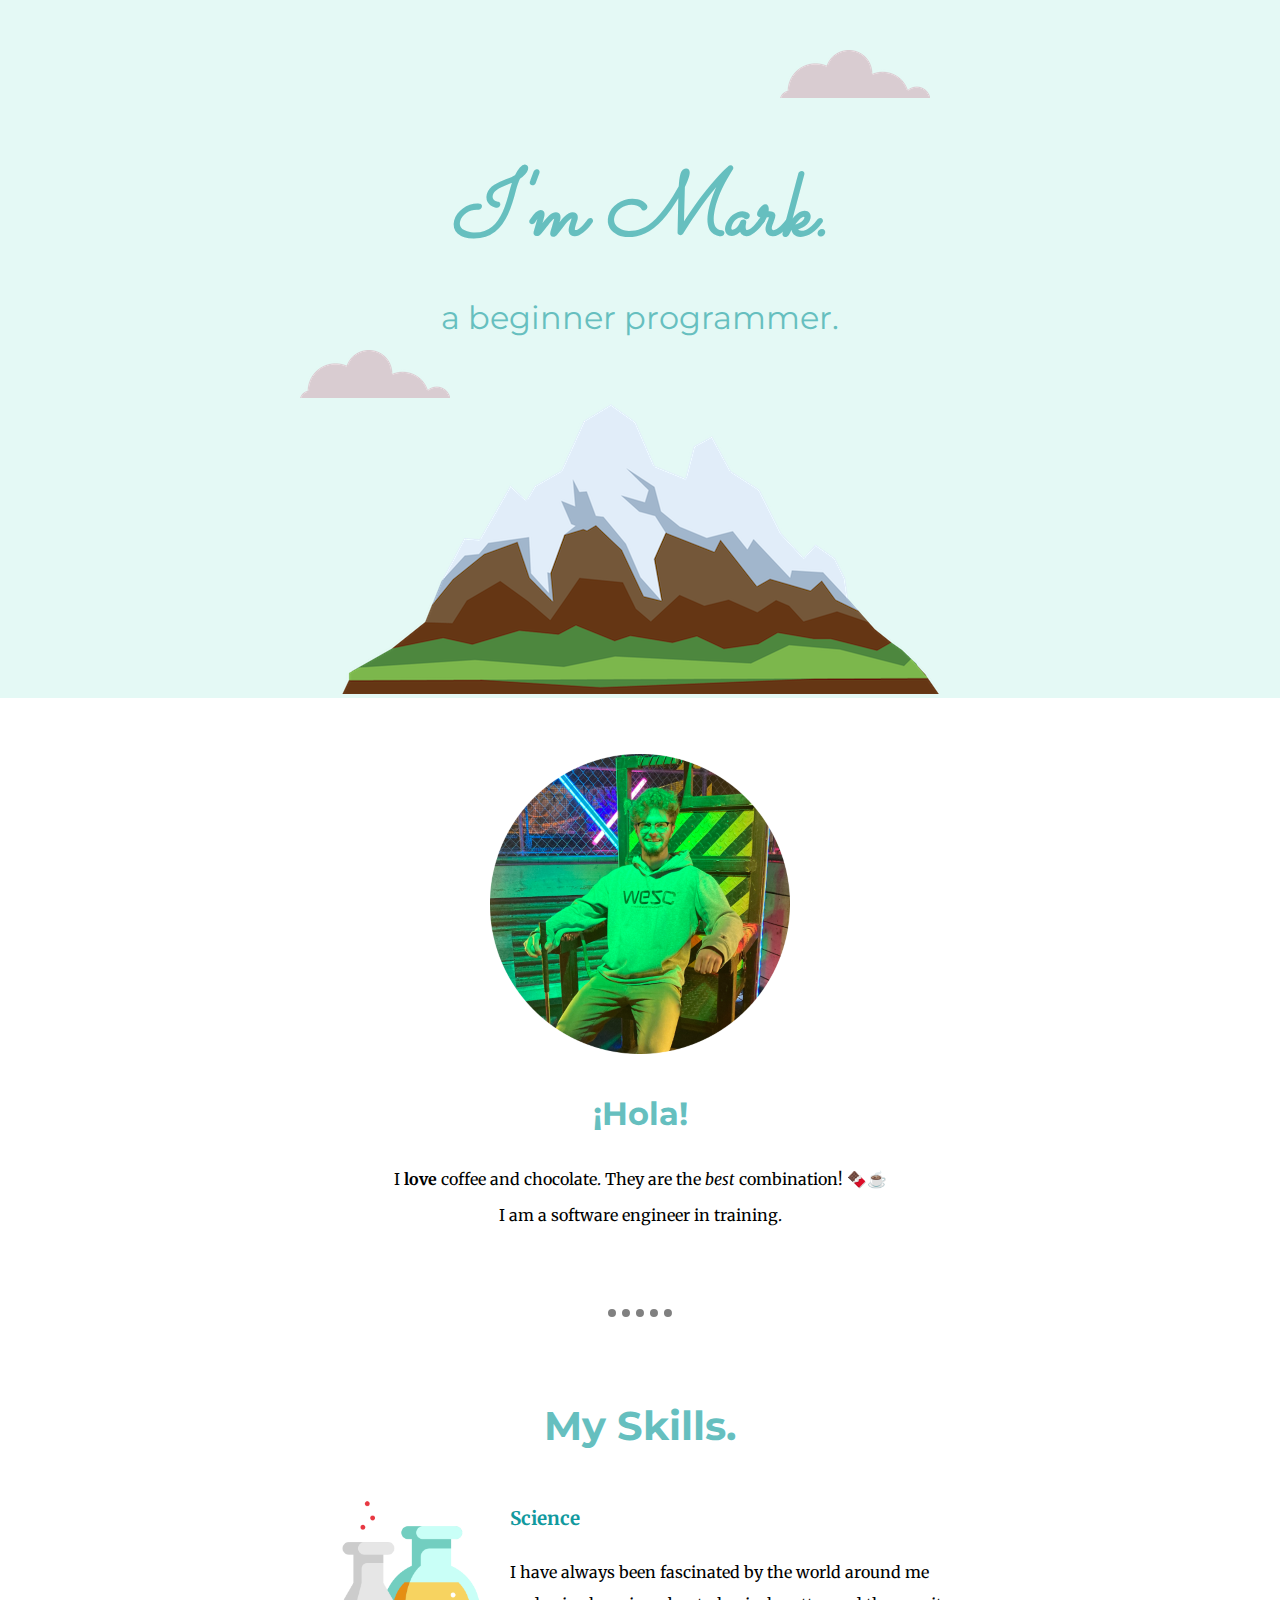
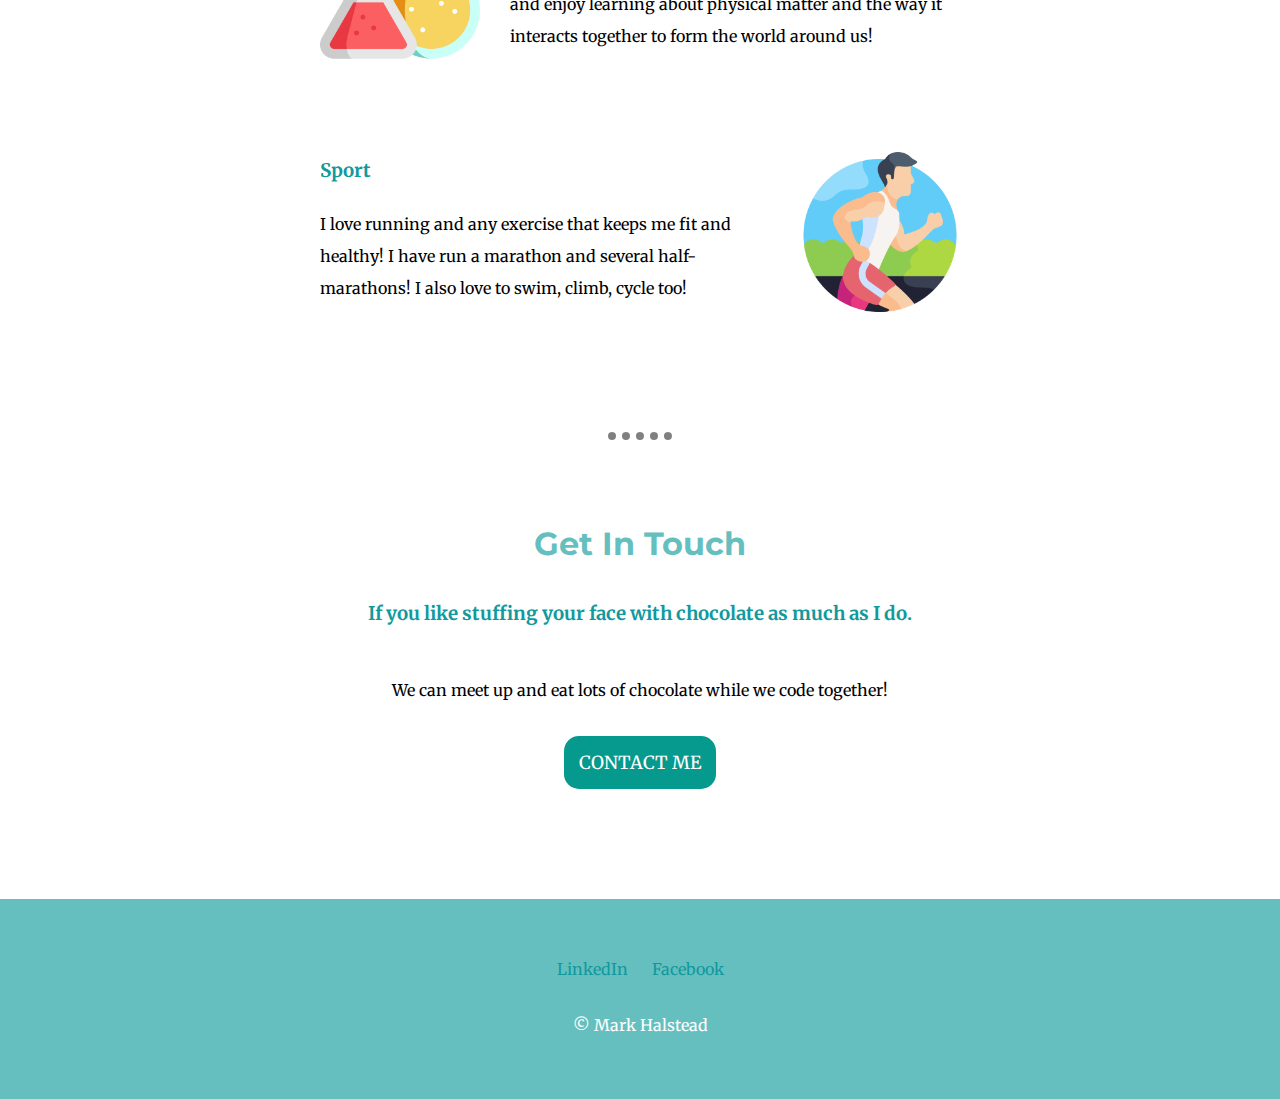
<file: index.html>
<!DOCTYPE html>
<html lang="en" dir="ltr">
  <head>
    <meta charset="utf-8">
    <title>Mark Halstead</title>
    <link rel="stylesheet" href="css/styles.css">
    <link rel="icon" href="favicon.ico">
    <link rel="preconnect" href="https://fonts.googleapis.com">
<link rel="preconnect" href="https://fonts.gstatic.com" crossorigin>
<link href="https://fonts.googleapis.com/css2?family=Merriweather&family=Montserrat&family=Sacramento&display=swap" rel="stylesheet">
  </head>
  <body>
    <div class="top-container">
      <img class="top-cloud" src="images/cloud.png" alt="cloud-img">
      <h1><em>I'm Mark.</em></h1>
      <h2>a beginner programmer.</h2>
      <img class="bottom-cloud" src="images/cloud.png" alt="cloud-img">
      <img src="images/mountain.png" alt="mountain-img">
    </div>

    <br><br>

    <div class="middle-container">
      <div class="profile">
        <img class='profile_pic' src="images/profile1.png" alt="">
        <br><br/>
        <h2><strong>¡Hola!</strong></h2>
        <br>
        <p>I <strong>love</strong> coffee and chocolate. They are the <em>best</em> combination! 🍫☕</p>
        <p>I am a software engineer in training.</p>
      </div>
      <br><br><br>
      <hr>
      <br><br><br>
      <div class="skills">
        <h2 class="myskills"><strong>My Skills.</strong></h2>
        <div class="skill-row">
          <img class="chemistry-img" src="images/chemistry.png" alt="">
          <h3>Science</h3>
          <p class="science-description">I have always been fascinated by the world around me and enjoy learning about physical matter and the way it interacts together to form the world around us!</p>
        </div>
        <div class="skill-row">
          <img class="running-img" src="images/running.png" alt="">
          <h3>Sport</h3>
          <p class="running-description">I love running and any exercise that keeps me fit and healthy! I have run a marathon and several half-marathons! I also love to swim, climb, cycle too!</p>
        </div>
      </div>
      <br>
      <hr>
      <br><br><br>
      <div class="contact-me">
        <h2><strong>Get In Touch</strong></h2>
        <br>
        <h3>If you like stuffing your face with chocolate as much as I do.</h3>
        <br>
        <p>We can meet up and eat lots of chocolate while we code together!</p>
        <br>
        <a class="btn" href="mailto:markhalstead500@gmail.com">CONTACT ME</a>
      </div>
    </div>

    <br><br><br>

    <div class="bottom-container">
      <br><br><br>
      <a class="footer-link" href="https://www.linkedin.com/in/mark-halstead-4819931b2/">LinkedIn</a>
      <a class="footer-link" href="https://www.facebook.com/mark.halstead.982/">Facebook</a>
      <br><br>
      <p style="color: white;">© Mark Halstead</p>
    </div>

  </body>
</html>
</file>
<file: practice divs.html>
<!DOCTYPE html>
<html lang="en" dir="ltr">
  <head>
    <meta charset="utf-8">
    <title></title>
    <link rel="stylesheet" href="css/styles2.css">
  </head>
  <body>
    <div class="top-container">

    </div>
    <div class="middle-container">

    </div>
    <div class="bottom-container">

    </div>
  </body>
</html>
</file>
<file: css/styles.css>
body {
  margin: 0;
  text-align: center;
  font-family: 'Merriweather', serif;
}

h1 {
  color: #66BFBF;
  margin-top: 50px;
  margin-bottom: 0;
  font-family: Sacramento;
  font-size: 5.625rem;
}

h2 {
  color: #66BFBF;
  font-family: Montserrat;
  font-size: 2rem;
  font-weight: normal;
  margin: 16px auto 0 auto;
}

h3 {
  color: #11999E;
}

a {
  color: #11999E;
}

hr {
  border-top: dotted 8px grey;
  width: 5%;
  border-bottom: 0;
  border-left: 0;
  border-right: 0;
}

.top-container {
  background-color: #E4F9F5;
  padding-top: 100px;
  position: relative;
}

.bottom-container {
  background-color: #66BFBF;
  margin: 50px auto 0 auto;
  height: 200px;
}

.top-cloud {
  position: absolute;
  right: 350px;
  top: 50px;
}

.bottom-cloud {
  position: absolute;
  left: 300px;
  bottom: 300px;
}

.profile_pic {
  margin: 16px auto 0 auto;
}

.skill-row {
  width: 50%;
  margin: 50px auto 100px auto;
  text-align: left;
  line-height: 2;
}

.myskills {
  font-size: 250%;
}

.chemistry-img {
  width: 25%;
  float: left;
  margin: 0 30px auto auto;
}

.running-img {
  width: 25%;
  float: right;
  margin: 0 auto 0 16px;
}

.science-description {
  clear: right;
}

.running-description {
  clear: left;
}

.btn {
  background-color: #069A8E;
  border-radius: 15px;
  color: white;
  padding: 15px;
  display: inline-block;
  font-size: 18px;
  text-decoration: none;
}

.footer-link {
  margin: 0 10px 0 10px;
  text-decoration: none;
}
</file>
<file: css/styles2.css>
.top-container {
  height: 100px;
  width: 100px;
  background-color: red;
}

.middle-container {
  height: 100px;
  width: 100px;
  background-color: blue;
}

.bottom-container {
  height: 100px;
  width: 100px;
  background-color: yellow;
}
</file>
